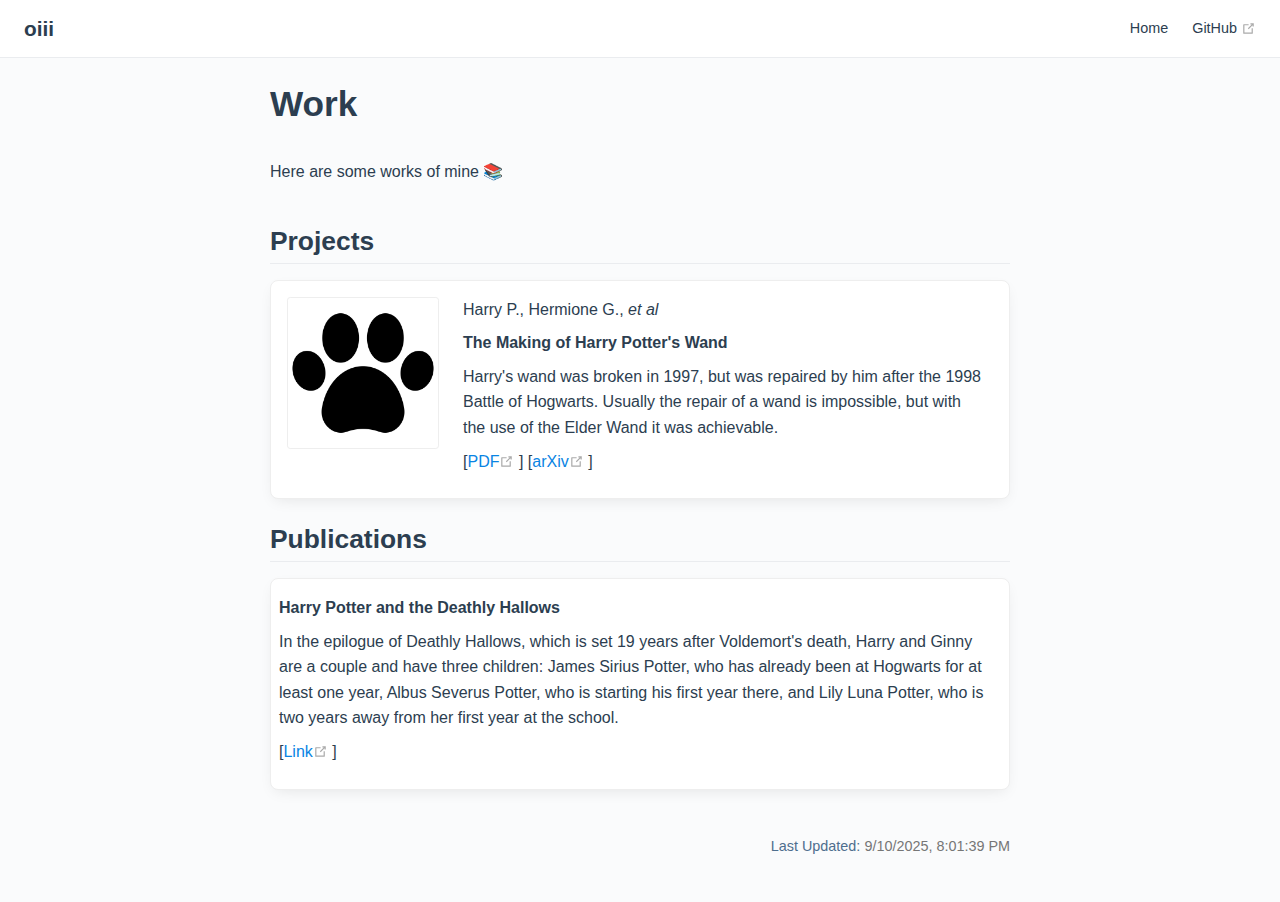
<file: projects/index.html>
<!DOCTYPE html>
<html lang="en-US">
  <head>
    <meta charset="utf-8">
    <meta name="viewport" content="width=device-width,initial-scale=1">
    <title>Work | oiii</title>
    <meta name="generator" content="VuePress 1.9.10">
    <link rel="icon" href="/logo.png">
    <meta name="description" content="The description of the site.">
    
    <link rel="preload" href="/assets/css/0.styles.dfb1a879.css" as="style"><link rel="preload" href="/assets/js/app.951275c0.js" as="script"><link rel="preload" href="/assets/js/2.abd00bac.js" as="script"><link rel="preload" href="/assets/js/1.77ff0ce4.js" as="script"><link rel="preload" href="/assets/js/26.13834775.js" as="script"><link rel="preload" href="/assets/js/21.ebdb6d13.js" as="script"><link rel="prefetch" href="/assets/js/10.79c5f6bf.js"><link rel="prefetch" href="/assets/js/11.049b9253.js"><link rel="prefetch" href="/assets/js/12.318a0f2c.js"><link rel="prefetch" href="/assets/js/13.720aac23.js"><link rel="prefetch" href="/assets/js/14.acda7471.js"><link rel="prefetch" href="/assets/js/15.fc6a7338.js"><link rel="prefetch" href="/assets/js/16.9598f2e5.js"><link rel="prefetch" href="/assets/js/17.12c7f669.js"><link rel="prefetch" href="/assets/js/18.1198418d.js"><link rel="prefetch" href="/assets/js/19.e780f787.js"><link rel="prefetch" href="/assets/js/20.412c8158.js"><link rel="prefetch" href="/assets/js/22.c8d7328b.js"><link rel="prefetch" href="/assets/js/23.e42a74dd.js"><link rel="prefetch" href="/assets/js/24.f2b94814.js"><link rel="prefetch" href="/assets/js/25.d87bf416.js"><link rel="prefetch" href="/assets/js/27.47a9df92.js"><link rel="prefetch" href="/assets/js/28.317a04c5.js"><link rel="prefetch" href="/assets/js/29.b3675a20.js"><link rel="prefetch" href="/assets/js/3.da4f016b.js"><link rel="prefetch" href="/assets/js/30.60654e9b.js"><link rel="prefetch" href="/assets/js/31.33ddd26a.js"><link rel="prefetch" href="/assets/js/32.5abcd86e.js"><link rel="prefetch" href="/assets/js/4.8c932e17.js"><link rel="prefetch" href="/assets/js/5.3123bb7b.js"><link rel="prefetch" href="/assets/js/6.8183c6e5.js"><link rel="prefetch" href="/assets/js/7.fda0aa72.js"><link rel="prefetch" href="/assets/js/vendors~docsearch.3e337192.js">
    <link rel="stylesheet" href="/assets/css/0.styles.dfb1a879.css">
  </head>
  <body>
    <div id="app" data-server-rendered="true"><div class="theme-container no-sidebar projects-page"><header class="navbar"><div class="sidebar-button"><svg xmlns="http://www.w3.org/2000/svg" aria-hidden="true" role="img" viewBox="0 0 448 512" class="icon"><path fill="currentColor" d="M436 124H12c-6.627 0-12-5.373-12-12V80c0-6.627 5.373-12 12-12h424c6.627 0 12 5.373 12 12v32c0 6.627-5.373 12-12 12zm0 160H12c-6.627 0-12-5.373-12-12v-32c0-6.627 5.373-12 12-12h424c6.627 0 12 5.373 12 12v32c0 6.627-5.373 12-12 12zm0 160H12c-6.627 0-12-5.373-12-12v-32c0-6.627 5.373-12 12-12h424c6.627 0 12 5.373 12 12v32c0 6.627-5.373 12-12 12z"></path></svg></div> <a href="/" class="home-link router-link-active"><!----> <span class="site-name">oiii</span></a> <div class="links"><!----> <nav class="nav-links can-hide"><div class="nav-item"><a href="/" class="nav-link">
  Home
</a></div><div class="nav-item"><a href="https://github.com/oiiiwjh" target="_blank" rel="noopener noreferrer" class="nav-link external">
  GitHub
  <span><svg xmlns="http://www.w3.org/2000/svg" aria-hidden="true" focusable="false" x="0px" y="0px" viewBox="0 0 100 100" width="15" height="15" class="icon outbound"><path fill="currentColor" d="M18.8,85.1h56l0,0c2.2,0,4-1.8,4-4v-32h-8v28h-48v-48h28v-8h-32l0,0c-2.2,0-4,1.8-4,4v56C14.8,83.3,16.6,85.1,18.8,85.1z"></path> <polygon fill="currentColor" points="45.7,48.7 51.3,54.3 77.2,28.5 77.2,37.2 85.2,37.2 85.2,14.9 62.8,14.9 62.8,22.9 71.5,22.9"></polygon></svg> <span class="sr-only">(opens new window)</span></span></a></div> <!----></nav></div></header> <div class="sidebar-mask"></div> <aside class="sidebar"><nav class="nav-links"><div class="nav-item"><a href="/" class="nav-link">
  Home
</a></div><div class="nav-item"><a href="https://github.com/oiiiwjh" target="_blank" rel="noopener noreferrer" class="nav-link external">
  GitHub
  <span><svg xmlns="http://www.w3.org/2000/svg" aria-hidden="true" focusable="false" x="0px" y="0px" viewBox="0 0 100 100" width="15" height="15" class="icon outbound"><path fill="currentColor" d="M18.8,85.1h56l0,0c2.2,0,4-1.8,4-4v-32h-8v28h-48v-48h28v-8h-32l0,0c-2.2,0-4,1.8-4,4v56C14.8,83.3,16.6,85.1,18.8,85.1z"></path> <polygon fill="currentColor" points="45.7,48.7 51.3,54.3 77.2,28.5 77.2,37.2 85.2,37.2 85.2,14.9 62.8,14.9 62.8,22.9 71.5,22.9"></polygon></svg> <span class="sr-only">(opens new window)</span></span></a></div> <!----></nav>  <!----> </aside> <main class="page"> <div class="theme-default-content content__default"><h1 id="work">Work</h1> <p>Here are some works of mine 📚</p> <h2 id="projects">Projects</h2> <div class="md-card show-border"><div class="card-image"><img src="/logo.png" alt class="project-image"></div> <div class="card-content"><p>Harry P., Hermione G., <em>et al</em></p> <p><strong>The Making of Harry Potter's Wand</strong></p> <p>Harry's wand was broken in 1997, but was repaired by him after the 1998 Battle of Hogwarts. Usually the repair of a wand is impossible, but with the use of the Elder Wand it was achievable.</p> <p>[<a href="https://www.google.com" target="_blank" rel="noopener noreferrer">PDF<span><svg xmlns="http://www.w3.org/2000/svg" aria-hidden="true" focusable="false" x="0px" y="0px" viewBox="0 0 100 100" width="15" height="15" class="icon outbound"><path fill="currentColor" d="M18.8,85.1h56l0,0c2.2,0,4-1.8,4-4v-32h-8v28h-48v-48h28v-8h-32l0,0c-2.2,0-4,1.8-4,4v56C14.8,83.3,16.6,85.1,18.8,85.1z"></path> <polygon fill="currentColor" points="45.7,48.7 51.3,54.3 77.2,28.5 77.2,37.2 85.2,37.2 85.2,14.9 62.8,14.9 62.8,22.9 71.5,22.9"></polygon></svg> <span class="sr-only">(opens new window)</span></span></a>] [<a href="https://arxiv.org" target="_blank" rel="noopener noreferrer">arXiv<span><svg xmlns="http://www.w3.org/2000/svg" aria-hidden="true" focusable="false" x="0px" y="0px" viewBox="0 0 100 100" width="15" height="15" class="icon outbound"><path fill="currentColor" d="M18.8,85.1h56l0,0c2.2,0,4-1.8,4-4v-32h-8v28h-48v-48h28v-8h-32l0,0c-2.2,0-4,1.8-4,4v56C14.8,83.3,16.6,85.1,18.8,85.1z"></path> <polygon fill="currentColor" points="45.7,48.7 51.3,54.3 77.2,28.5 77.2,37.2 85.2,37.2 85.2,14.9 62.8,14.9 62.8,22.9 71.5,22.9"></polygon></svg> <span class="sr-only">(opens new window)</span></span></a>]</p></div></div> <h2 id="publications">Publications</h2> <div class="md-card show-border"><!----> <div class="card-content"><p><strong>Harry Potter and the Deathly Hallows</strong></p> <p>In the epilogue of Deathly Hallows, which is set 19 years after Voldemort's death, Harry and Ginny are a couple and have three children: James Sirius Potter, who has already been at Hogwarts for at least one year, Albus Severus Potter, who is starting his first year there, and Lily Luna Potter, who is two years away from her first year at the school.</p> <p>[<a href="https://www.google.com" target="_blank" rel="noopener noreferrer">Link<span><svg xmlns="http://www.w3.org/2000/svg" aria-hidden="true" focusable="false" x="0px" y="0px" viewBox="0 0 100 100" width="15" height="15" class="icon outbound"><path fill="currentColor" d="M18.8,85.1h56l0,0c2.2,0,4-1.8,4-4v-32h-8v28h-48v-48h28v-8h-32l0,0c-2.2,0-4,1.8-4,4v56C14.8,83.3,16.6,85.1,18.8,85.1z"></path> <polygon fill="currentColor" points="45.7,48.7 51.3,54.3 77.2,28.5 77.2,37.2 85.2,37.2 85.2,14.9 62.8,14.9 62.8,22.9 71.5,22.9"></polygon></svg> <span class="sr-only">(opens new window)</span></span></a>]</p></div></div></div> <footer class="page-edit"><!----> <div class="last-updated"><span class="prefix">Last Updated:</span> <span class="time">9/10/2025, 8:01:39 PM</span></div></footer> <!----> </main></div><div class="global-ui"></div></div>
    <script src="/assets/js/app.951275c0.js" defer></script><script src="/assets/js/2.abd00bac.js" defer></script><script src="/assets/js/1.77ff0ce4.js" defer></script><script src="/assets/js/26.13834775.js" defer></script><script src="/assets/js/21.ebdb6d13.js" defer></script>
  </body>
</html>
</file>
<file: assets/css/0.styles.dfb1a879.css>
code[class*=language-],pre[class*=language-]{color:#ccc;background:none;font-family:Consolas,Monaco,Andale Mono,Ubuntu Mono,monospace;font-size:1em;text-align:left;white-space:pre;word-spacing:normal;word-break:normal;word-wrap:normal;line-height:1.5;-moz-tab-size:4;-o-tab-size:4;tab-size:4;hyphens:none}pre[class*=language-]{padding:1em;margin:.5em 0;overflow:auto}:not(pre)>code[class*=language-],pre[class*=language-]{background:#2d2d2d}:not(pre)>code[class*=language-]{padding:.1em;border-radius:.3em;white-space:normal}.token.block-comment,.token.cdata,.token.comment,.token.doctype,.token.prolog{color:#999}.token.punctuation{color:#ccc}.token.attr-name,.token.deleted,.token.namespace,.token.tag{color:#e2777a}.token.function-name{color:#6196cc}.token.boolean,.token.function,.token.number{color:#f08d49}.token.class-name,.token.constant,.token.property,.token.symbol{color:#f8c555}.token.atrule,.token.builtin,.token.important,.token.keyword,.token.selector{color:#cc99cd}.token.attr-value,.token.char,.token.regex,.token.string,.token.variable{color:#7ec699}.token.entity,.token.operator,.token.url{color:#67cdcc}.token.bold,.token.important{font-weight:700}.token.italic{font-style:italic}.token.entity{cursor:help}.token.inserted{color:green}.theme-default-content code{color:#476582;padding:.25rem .5rem;margin:0;font-size:.85em;background-color:rgba(27,31,35,.05);border-radius:3px}.theme-default-content code .token.deleted{color:#ec5975}.theme-default-content code .token.inserted{color:#0984e3}.theme-default-content pre,.theme-default-content pre[class*=language-]{line-height:1.4;padding:1.25rem 1.5rem;margin:.85rem 0;background-color:#282c34;border-radius:6px;overflow:auto}.theme-default-content pre[class*=language-] code,.theme-default-content pre code{color:#fff;padding:0;background-color:transparent;border-radius:0}div[class*=language-]{position:relative;background-color:#282c34;border-radius:6px}div[class*=language-] .highlight-lines{-webkit-user-select:none;user-select:none;padding-top:1.3rem;position:absolute;top:0;left:0;width:100%;line-height:1.4}div[class*=language-] .highlight-lines .highlighted{background-color:rgba(0,0,0,.66)}div[class*=language-] pre,div[class*=language-] pre[class*=language-]{background:transparent;position:relative;z-index:1}div[class*=language-]:before{position:absolute;z-index:3;top:.8em;right:1em;font-size:.75rem;color:hsla(0,0%,100%,.4)}div[class*=language-]:not(.line-numbers-mode) .line-numbers-wrapper{display:none}div[class*=language-].line-numbers-mode .highlight-lines .highlighted{position:relative}div[class*=language-].line-numbers-mode .highlight-lines .highlighted:before{content:" ";position:absolute;z-index:3;left:0;top:0;display:block;width:3.5rem;height:100%;background-color:rgba(0,0,0,.66)}div[class*=language-].line-numbers-mode pre{padding-left:4.5rem;vertical-align:middle}div[class*=language-].line-numbers-mode .line-numbers-wrapper{position:absolute;top:0;width:3.5rem;text-align:center;color:hsla(0,0%,100%,.3);padding:1.25rem 0;line-height:1.4}div[class*=language-].line-numbers-mode .line-numbers-wrapper br{-webkit-user-select:none;user-select:none}div[class*=language-].line-numbers-mode .line-numbers-wrapper .line-number{position:relative;z-index:4;-webkit-user-select:none;user-select:none;font-size:.85em}div[class*=language-].line-numbers-mode:after{content:"";position:absolute;z-index:2;top:0;left:0;width:3.5rem;height:100%;border-radius:6px 0 0 6px;border-right:1px solid rgba(0,0,0,.66);background-color:#282c34}div[class~=language-js]:before{content:"js"}div[class~=language-ts]:before{content:"ts"}div[class~=language-html]:before{content:"html"}div[class~=language-md]:before{content:"md"}div[class~=language-vue]:before{content:"vue"}div[class~=language-css]:before{content:"css"}div[class~=language-sass]:before{content:"sass"}div[class~=language-scss]:before{content:"scss"}div[class~=language-less]:before{content:"less"}div[class~=language-stylus]:before{content:"stylus"}div[class~=language-go]:before{content:"go"}div[class~=language-java]:before{content:"java"}div[class~=language-c]:before{content:"c"}div[class~=language-sh]:before{content:"sh"}div[class~=language-yaml]:before{content:"yaml"}div[class~=language-py]:before{content:"py"}div[class~=language-docker]:before{content:"docker"}div[class~=language-dockerfile]:before{content:"dockerfile"}div[class~=language-makefile]:before{content:"makefile"}div[class~=language-javascript]:before{content:"js"}div[class~=language-typescript]:before{content:"ts"}div[class~=language-markup]:before{content:"html"}div[class~=language-markdown]:before{content:"md"}div[class~=language-json]:before{content:"json"}div[class~=language-ruby]:before{content:"rb"}div[class~=language-python]:before{content:"py"}div[class~=language-bash]:before{content:"sh"}div[class~=language-php]:before{content:"php"}.custom-block .custom-block-title{font-weight:600;margin-bottom:-.4rem}.custom-block.danger,.custom-block.tip,.custom-block.warning{padding:.1rem 1.5rem;border-left-width:.5rem;border-left-style:solid;margin:1rem 0}.custom-block.tip{background-color:#f3f5f7;border-color:#42b983}.custom-block.warning{background-color:rgba(255,229,100,.3);border-color:#e7c000;color:#6b5900}.custom-block.warning .custom-block-title{color:#b29400}.custom-block.warning a{color:#2c3e50}.custom-block.danger{background-color:#ffe6e6;border-color:#c00;color:#4d0000}.custom-block.danger .custom-block-title{color:#900}.custom-block.danger a{color:#2c3e50}.custom-block.details{display:block;position:relative;border-radius:2px;margin:1.6em 0;padding:1.6em;background-color:#eee}.custom-block.details h4{margin-top:0}.custom-block.details figure:last-child,.custom-block.details p:last-child{margin-bottom:0;padding-bottom:0}.custom-block.details summary{outline:none;cursor:pointer}.arrow{display:inline-block;width:0;height:0}.arrow.up{border-bottom:6px solid #ccc}.arrow.down,.arrow.up{border-left:4px solid transparent;border-right:4px solid transparent}.arrow.down{border-top:6px solid #ccc}.arrow.right{border-left:6px solid #ccc}.arrow.left,.arrow.right{border-top:4px solid transparent;border-bottom:4px solid transparent}.arrow.left{border-right:6px solid #ccc}.theme-default-content:not(.custom){max-width:740px;margin:0 auto;padding:2rem 2.5rem}@media (max-width:959px){.theme-default-content:not(.custom){padding:2rem}}@media (max-width:419px){.theme-default-content:not(.custom){padding:1.5rem}}.table-of-contents .badge{vertical-align:middle}body,html{padding:0;margin:0;background-color:#fff}body{font-family:-apple-system,BlinkMacSystemFont,Segoe UI,Roboto,Oxygen,Ubuntu,Cantarell,Fira Sans,Droid Sans,Helvetica Neue,sans-serif;-webkit-font-smoothing:antialiased;-moz-osx-font-smoothing:grayscale;font-size:16px;color:#2c3e50}.page{padding-left:20rem}.navbar{z-index:20;right:0;height:3.6rem;background-color:#fff;box-sizing:border-box;border-bottom:1px solid #eaecef}.navbar,.sidebar-mask{position:fixed;top:0;left:0}.sidebar-mask{z-index:9;width:100vw;height:100vh;display:none}.sidebar{font-size:16px;background-color:#fff;width:20rem;position:fixed;z-index:10;margin:0;top:3.6rem;left:0;bottom:0;box-sizing:border-box;border-right:1px solid #eaecef;overflow-y:auto}.theme-default-content:not(.custom)>:first-child{margin-top:3.6rem}.theme-default-content:not(.custom) a:hover{text-decoration:underline}.theme-default-content:not(.custom) p.demo{padding:1rem 1.5rem;border:1px solid #ddd;border-radius:4px}.theme-default-content:not(.custom) img{max-width:100%}.theme-default-content.custom{padding:0;margin:0}.theme-default-content.custom img{max-width:100%}a{font-weight:500;text-decoration:none}a,p a code{color:#0984e3}p a code{font-weight:400}kbd{background:#eee;border:.15rem solid #ddd;border-bottom:.25rem solid #ddd;border-radius:.15rem;padding:0 .15em}blockquote{font-size:1rem;color:#999;border-left:.2rem solid #dfe2e5;margin:1rem 0;padding:.25rem 0 .25rem 1rem}blockquote>p{margin:0}ol,ul{padding-left:1.2em}strong{font-weight:600}h1,h2,h3,h4,h5,h6{font-weight:600;line-height:1.25}.theme-default-content:not(.custom)>h1,.theme-default-content:not(.custom)>h2,.theme-default-content:not(.custom)>h3,.theme-default-content:not(.custom)>h4,.theme-default-content:not(.custom)>h5,.theme-default-content:not(.custom)>h6{margin-top:-3.1rem;padding-top:4.6rem;margin-bottom:0}.theme-default-content:not(.custom)>h1:first-child,.theme-default-content:not(.custom)>h2:first-child,.theme-default-content:not(.custom)>h3:first-child,.theme-default-content:not(.custom)>h4:first-child,.theme-default-content:not(.custom)>h5:first-child,.theme-default-content:not(.custom)>h6:first-child{margin-top:-1.5rem;margin-bottom:1rem}.theme-default-content:not(.custom)>h1:first-child+.custom-block,.theme-default-content:not(.custom)>h1:first-child+p,.theme-default-content:not(.custom)>h1:first-child+pre,.theme-default-content:not(.custom)>h2:first-child+.custom-block,.theme-default-content:not(.custom)>h2:first-child+p,.theme-default-content:not(.custom)>h2:first-child+pre,.theme-default-content:not(.custom)>h3:first-child+.custom-block,.theme-default-content:not(.custom)>h3:first-child+p,.theme-default-content:not(.custom)>h3:first-child+pre,.theme-default-content:not(.custom)>h4:first-child+.custom-block,.theme-default-content:not(.custom)>h4:first-child+p,.theme-default-content:not(.custom)>h4:first-child+pre,.theme-default-content:not(.custom)>h5:first-child+.custom-block,.theme-default-content:not(.custom)>h5:first-child+p,.theme-default-content:not(.custom)>h5:first-child+pre,.theme-default-content:not(.custom)>h6:first-child+.custom-block,.theme-default-content:not(.custom)>h6:first-child+p,.theme-default-content:not(.custom)>h6:first-child+pre{margin-top:2rem}h1:focus .header-anchor,h1:hover .header-anchor,h2:focus .header-anchor,h2:hover .header-anchor,h3:focus .header-anchor,h3:hover .header-anchor,h4:focus .header-anchor,h4:hover .header-anchor,h5:focus .header-anchor,h5:hover .header-anchor,h6:focus .header-anchor,h6:hover .header-anchor{opacity:1}h1{font-size:2.2rem}h2{font-size:1.65rem;padding-bottom:.3rem;border-bottom:1px solid #eaecef}h3{font-size:1.35rem}a.header-anchor{font-size:.85em;float:left;margin-left:-.87em;padding-right:.23em;margin-top:.125em;-webkit-user-select:none;user-select:none;opacity:0}a.header-anchor:focus,a.header-anchor:hover{text-decoration:none}.line-number,code,kbd{font-family:source-code-pro,Menlo,Monaco,Consolas,Courier New,monospace}ol,p,ul{line-height:1.7}hr{border:0;border-top:1px solid #eaecef}table{border-collapse:collapse;margin:1rem 0;display:block;overflow-x:auto}tr{border-top:1px solid #dfe2e5}tr:nth-child(2n){background-color:#f6f8fa}td,th{border:1px solid #dfe2e5;padding:.6em 1em}.theme-container.sidebar-open .sidebar-mask{display:block}.theme-container.no-navbar .theme-default-content:not(.custom)>h1,.theme-container.no-navbar h2,.theme-container.no-navbar h3,.theme-container.no-navbar h4,.theme-container.no-navbar h5,.theme-container.no-navbar h6{margin-top:1.5rem;padding-top:0}.theme-container.no-navbar .sidebar{top:0}@media (min-width:720px){.theme-container.no-sidebar .sidebar{display:none}.theme-container.no-sidebar .page{padding-left:0}}@media (max-width:959px){.sidebar{font-size:15px;width:16.4rem}.page{padding-left:16.4rem}}@media (max-width:719px){.sidebar{top:0;padding-top:3.6rem;transform:translateX(-100%);transition:transform .2s ease}.page{padding-left:0}.theme-container.sidebar-open .sidebar{transform:translateX(0)}.theme-container.no-navbar .sidebar{padding-top:0}}@media (max-width:419px){h1{font-size:1.9rem}.theme-default-content div[class*=language-]{margin:.85rem -1.5rem;border-radius:0}}.icon.outbound{display:none}#nprogress{pointer-events:none}#nprogress .bar{background:#0984e3;position:fixed;z-index:1031;top:0;left:0;width:100%;height:2px}#nprogress .peg{display:block;position:absolute;right:0;width:100px;height:100%;box-shadow:0 0 10px #0984e3,0 0 5px #0984e3;opacity:1;transform:rotate(3deg) translateY(-4px)}#nprogress .spinner{display:block;position:fixed;z-index:1031;top:15px;right:15px}#nprogress .spinner-icon{width:18px;height:18px;box-sizing:border-box;border-color:#0984e3 transparent transparent #0984e3;border-style:solid;border-width:2px;border-radius:50%;animation:nprogress-spinner .4s linear infinite}.nprogress-custom-parent{overflow:hidden;position:relative}.nprogress-custom-parent #nprogress .bar,.nprogress-custom-parent #nprogress .spinner{position:absolute}@keyframes nprogress-spinner{0%{transform:rotate(0deg)}to{transform:rotate(1turn)}}.icon.outbound{color:#aaa;display:inline-block;vertical-align:middle;position:relative;top:-1px}.sr-only{position:absolute;width:1px;height:1px;padding:0;margin:-1px;overflow:hidden;clip:rect(0,0,0,0);white-space:nowrap;border-width:0}.algolia-search-wrapper>span{vertical-align:middle}.algolia-search-wrapper .algolia-autocomplete{line-height:normal}.algolia-search-wrapper .algolia-autocomplete .ds-dropdown-menu{background-color:#fff;border:1px solid #999;border-radius:4px;font-size:16px;margin:6px 0 0;padding:4px;text-align:left}.algolia-search-wrapper .algolia-autocomplete .ds-dropdown-menu:before{border-color:#999}.algolia-search-wrapper .algolia-autocomplete .ds-dropdown-menu [class*=ds-dataset-]{border:none;padding:0}.algolia-search-wrapper .algolia-autocomplete .ds-dropdown-menu .ds-suggestions{margin-top:0}.algolia-search-wrapper .algolia-autocomplete .ds-dropdown-menu .ds-suggestion{border-bottom:1px solid #eaecef}.algolia-search-wrapper .algolia-autocomplete .algolia-docsearch-suggestion--highlight{color:#2c815b}.algolia-search-wrapper .algolia-autocomplete .algolia-docsearch-suggestion{border-color:#eaecef;padding:0}.algolia-search-wrapper .algolia-autocomplete .algolia-docsearch-suggestion .algolia-docsearch-suggestion--category-header{padding:5px 10px;margin-top:0;background:#0984e3;color:#fff;font-weight:600}.algolia-search-wrapper .algolia-autocomplete .algolia-docsearch-suggestion .algolia-docsearch-suggestion--category-header .algolia-docsearch-suggestion--highlight{background:hsla(0,0%,100%,.6)}.algolia-search-wrapper .algolia-autocomplete .algolia-docsearch-suggestion .algolia-docsearch-suggestion--wrapper{padding:0}.algolia-search-wrapper .algolia-autocomplete .algolia-docsearch-suggestion .algolia-docsearch-suggestion--title{font-weight:600;margin-bottom:0;color:#2c3e50}.algolia-search-wrapper .algolia-autocomplete .algolia-docsearch-suggestion .algolia-docsearch-suggestion--subcategory-column{vertical-align:top;padding:5px 7px 5px 5px;border-color:#eaecef;background:#f1f3f5}.algolia-search-wrapper .algolia-autocomplete .algolia-docsearch-suggestion .algolia-docsearch-suggestion--subcategory-column:after{display:none}.algolia-search-wrapper .algolia-autocomplete .algolia-docsearch-suggestion .algolia-docsearch-suggestion--subcategory-column-text{color:#555}.algolia-search-wrapper .algolia-autocomplete .algolia-docsearch-footer{border-color:#eaecef}.algolia-search-wrapper .algolia-autocomplete .ds-cursor .algolia-docsearch-suggestion--content{background-color:#e7edf3!important;color:#2c3e50}@media (min-width:719px){.algolia-search-wrapper .algolia-autocomplete .algolia-docsearch-suggestion .algolia-docsearch-suggestion--subcategory-column{float:none;width:150px;min-width:150px;display:table-cell}.algolia-search-wrapper .algolia-autocomplete .algolia-docsearch-suggestion .algolia-docsearch-suggestion--content{float:none;display:table-cell;width:100%;vertical-align:top}.algolia-search-wrapper .algolia-autocomplete .algolia-docsearch-suggestion .ds-dropdown-menu{min-width:515px!important}}@media (max-width:719px){.algolia-search-wrapper .ds-dropdown-menu{min-width:calc(100vw - 4rem)!important;max-width:calc(100vw - 4rem)!important}.algolia-search-wrapper .algolia-docsearch-suggestion--wrapper{padding:5px 7px 5px 5px!important}.algolia-search-wrapper .algolia-docsearch-suggestion--subcategory-column{padding:0!important;background:#fff!important}.algolia-search-wrapper .algolia-docsearch-suggestion--subcategory-column-text:after{content:" > ";font-size:10px;line-height:14.4px;display:inline-block;width:5px;margin:-3px 3px 0;vertical-align:middle}}.home{padding:3.6rem 2rem 0;max-width:960px;margin:0 auto;display:block}.home .hero{text-align:center}.home .hero img{max-width:100%;max-height:280px;display:block;margin:3rem auto 1.5rem}.home .hero h1{font-size:3rem}.home .hero .action,.home .hero .description,.home .hero h1{margin:1.8rem auto}.home .hero .description{max-width:35rem;font-size:1.6rem;line-height:1.3;color:#6a8bad}.home .hero .action-button{display:inline-block;font-size:1.2rem;color:#fff;background-color:#0984e3;padding:.8rem 1.6rem;border-radius:4px;transition:background-color .1s ease;box-sizing:border-box;border-bottom:1px solid #0877cc}.home .hero .action-button:hover{background-color:#1292f6}.home .features{border-top:1px solid #eaecef;padding:1.2rem 0;margin-top:2.5rem;display:flex;flex-wrap:wrap;align-items:flex-start;align-content:stretch;justify-content:space-between}.home .feature{flex-grow:1;flex-basis:30%;max-width:30%}.home .feature h2{font-size:1.4rem;font-weight:500;border-bottom:none;padding-bottom:0;color:#3a5169}.home .feature p{color:#4e6e8e}.home .footer{padding:2.5rem;border-top:1px solid #eaecef;text-align:center;color:#4e6e8e}@media (max-width:719px){.home .features{flex-direction:column}.home .feature{max-width:100%;padding:0 2.5rem}}@media (max-width:419px){.home{padding-left:1.5rem;padding-right:1.5rem}.home .hero img{max-height:210px;margin:2rem auto 1.2rem}.home .hero h1{font-size:2rem}.home .hero .action,.home .hero .description,.home .hero h1{margin:1.2rem auto}.home .hero .description{font-size:1.2rem}.home .hero .action-button{font-size:1rem;padding:.6rem 1.2rem}.home .feature h2{font-size:1.25rem}}.search-box{display:inline-block;position:relative;margin-right:1rem}.search-box input{cursor:text;width:10rem;height:2rem;color:#4e6e8e;display:inline-block;border:1px solid #cfd4db;border-radius:2rem;font-size:.9rem;line-height:2rem;padding:0 .5rem 0 2rem;outline:none;transition:all .2s ease;background:#fff url(/assets/img/search.83621669.svg) .6rem .5rem no-repeat;background-size:1rem}.search-box input:focus{cursor:auto;border-color:#0984e3}.search-box .suggestions{background:#fff;width:20rem;position:absolute;top:2rem;border:1px solid #cfd4db;border-radius:6px;padding:.4rem;list-style-type:none}.search-box .suggestions.align-right{right:0}.search-box .suggestion{line-height:1.4;padding:.4rem .6rem;border-radius:4px;cursor:pointer}.search-box .suggestion a{white-space:normal;color:#5d82a6}.search-box .suggestion a .page-title{font-weight:600}.search-box .suggestion a .header{font-size:.9em;margin-left:.25em}.search-box .suggestion.focused{background-color:#f3f4f5}.search-box .suggestion.focused a{color:#0984e3}@media (max-width:959px){.search-box input{cursor:pointer;width:0;border-color:transparent;position:relative}.search-box input:focus{cursor:text;left:0;width:10rem}}@media (-ms-high-contrast:none){.search-box input{height:2rem}}@media (max-width:959px) and (min-width:719px){.search-box .suggestions{left:0}}@media (max-width:719px){.search-box{margin-right:0}.search-box input{left:1rem}.search-box .suggestions{right:0}}@media (max-width:419px){.search-box .suggestions{width:calc(100vw - 4rem)}.search-box input:focus{width:8rem}}.sidebar-button{cursor:pointer;display:none;width:1.25rem;height:1.25rem;position:absolute;padding:.6rem;top:.6rem;left:1rem}.sidebar-button .icon{display:block;width:1.25rem;height:1.25rem}@media (max-width:719px){.sidebar-button{display:block}}.dropdown-enter,.dropdown-leave-to{height:0!important}.badge[data-v-15b7b770]{display:inline-block;font-size:14px;height:18px;line-height:18px;border-radius:3px;padding:0 6px;color:#fff}.badge.green[data-v-15b7b770],.badge.tip[data-v-15b7b770],.badge[data-v-15b7b770]{background-color:#42b983}.badge.error[data-v-15b7b770]{background-color:#da5961}.badge.warn[data-v-15b7b770],.badge.warning[data-v-15b7b770],.badge.yellow[data-v-15b7b770]{background-color:#e7c000}.badge+.badge[data-v-15b7b770]{margin-left:5px}.theme-code-block[data-v-759a7d02]{display:none}.theme-code-block__active[data-v-759a7d02]{display:block}.theme-code-block>pre[data-v-759a7d02]{background-color:orange}.theme-code-group__nav[data-v-deefee04]{margin-bottom:-35px;background-color:#282c34;padding-bottom:22px;border-top-left-radius:6px;border-top-right-radius:6px;padding-left:10px;padding-top:10px}.theme-code-group__ul[data-v-deefee04]{margin:auto 0;padding-left:0;display:inline-flex;list-style:none}.theme-code-group__nav-tab[data-v-deefee04]{border:0;padding:5px;cursor:pointer;background-color:transparent;font-size:.85em;line-height:1.4;color:hsla(0,0%,100%,.9);font-weight:600}.theme-code-group__nav-tab-active[data-v-deefee04]{border-bottom:1px solid #42b983}.pre-blank[data-v-deefee04]{color:#42b983}.theme-container.home-page .page{font-size:16px;font-family:Georgia,Times New Roman,Songti SC,"Noto Serif","serif"}.theme-container.home-page .page ol,.theme-container.home-page .page p,.theme-container.home-page .page ul{margin:0 0 .75rem;line-height:1.6}.theme-container.home-page .page a{font-weight:400;-webkit-text-decoration:none;text-decoration:none;color:#e88a3d;transition:color .2s}.theme-container.home-page .page .theme-default-content:not(.custom)>h2{margin:0 0 .5rem;padding-top:3rem;font-size:1.5rem;color:#2c3e50;border-bottom:1px solid #eee;padding-bottom:.3rem}.theme-container.home-page .page .theme-default-content:not(.custom)>h2:first-child+p{margin-top:.5rem}.theme-container.home-page .page .theme-default-content:not(.custom)>h3{padding-top:2rem;margin:1.5rem 0 .75rem;font-size:1.25rem;color:#34495e}.theme-container.home-page .page .theme-default-content:not(.custom)>h2+ol,.theme-container.home-page .page .theme-default-content:not(.custom)>h2+p,.theme-container.home-page .page .theme-default-content:not(.custom)>h2+ul{margin-top:.8rem;margin-bottom:1.2rem}.theme-container.home-page .page .md-card{display:flex;align-items:stretch;margin-top:.2em;padding:.4rem;border-radius:6px;transition:all .3s ease}.theme-container.home-page .page .md-card:hover{box-shadow:0 4px 12px rgba(0,0,0,.08)}.theme-container.home-page .page .md-card .card-image{flex:0 0 auto;padding:.2rem;margin-right:2rem;display:flex;align-items:center;justify-content:center}.theme-container.home-page .page .md-card .card-image img{max-width:120px;max-height:120px;-o-object-fit:contain;object-fit:contain;border-radius:4px}.theme-container.home-page .page .md-card .card-content{flex:1 1 auto;display:flex;flex-direction:column;padding-top:1.4rem;padding-left:2.1rem}.theme-container.home-page .page .md-card .card-content p{-webkit-margin-after:.2em;margin-bottom:.5rem}.theme-container.home-page .page .-camdrd:not(:has(.card-image)){padding-left:.5rem}@media (max-width:719px){.theme-container.home-page .page .theme-default-content:not(.custom)>h2{padding-top:2rem;font-size:1.35rem}.theme-container.home-page .page .theme-default-content:not(.custom)>h3{padding-top:1.5rem;font-size:1.15rem}.theme-container.home-page .page .theme-container.home-page .page .md-card{flex-direction:column}.theme-container.home-page .page .theme-container.home-page .page .md-card .card-image{margin-right:0;margin-bottom:.8rem}.theme-container.home-page .page .theme-container.home-page .page .md-card .card-image img{width:100%;max-width:400px}}.theme-container.about-page .page{background-color:#e6ecf0;min-height:100vh}.theme-container.about-page .page .last-updated{display:none}.projects-page{background-color:#fafbfc}.about-card{width:100%;display:flex;flex-direction:column;align-items:center}.about-card .avatar{position:relative;z-index:1}.about-card .avatar img{display:block;width:100%;height:auto;max-width:150px;border-radius:500rem}.about-card .card{max-width:600px;width:100%;position:relative;top:-75px;padding-top:75px;margin-left:auto;margin-right:auto;background:#fff;box-shadow:0 4px 8px 0 rgba(0,0,0,.2);border-radius:.3rem;text-align:center}.about-card .card .bio{padding:1em}.about-card .card .bio .head{font-weight:700;font-size:1.3em}.about-card .card .bio .info{padding-top:.5rem;font-size:1em;color:rgba(0,0,0,.4)}.about-card .card .bio .description{text-align:justify}.about-card .card .bio .description p{padding:.8em .5em 0;line-height:normal;-webkit-margin-before:0;-webkit-margin-after:0}.about-card .card .bio .description p a{font-weight:400}.about-card .card .interests{padding:1em 1.5em;border-top:1px solid rgba(34,36,38,.1)}.about-card .card .socials{border-top:1px solid rgba(34,36,38,.1);display:flex;flex-direction:row;justify-content:center;flex-wrap:wrap}.about-card .card .socials img{width:32px;margin:1em;cursor:pointer}.about-card .card .actions{border-top:1px solid rgba(34,36,38,.1);display:flex;flex-direction:row;justify-content:center;flex-wrap:wrap}.about-card .card .actions .button{background-color:#b53471;border:none;border-radius:.3em;color:#fff;padding:.5em 1em;margin:1em .5em;font-size:1rem;font-family:inherit;font-weight:400;text-align:center;text-decoration:none;display:inline-block;transition-duration:.4s;cursor:pointer}.about-card .card .actions .button:hover{background-color:#34495e}.about-card .footer{padding:1rem;font-weight:200;font-size:1rem;text-align:center;color:#9fa9aa;margin-top:auto}.profile{display:flex;flex-direction:row;align-items:stretch}.profile .image{max-width:120px}.profile .image img{border-radius:50%;padding:2px;border:1px solid #f2f3f3}.profile .info{display:flex;flex:1 1;flex-direction:column;padding-left:3rem}.profile .info .name{font-size:1.85rem;font-weight:600}.profile .info .socials{display:flex;flex-direction:row}.profile .info .socials img{width:1.3rem;margin:0 .6rem 0 0;cursor:pointer}.profile .info .socials b{margin-left:1rem}.profile .info .contact .title{font-size:1.2rem;font-weight:400}.profile .info .contact .email{font-family:Courier New,Courier,monospace}@media (max-width:419px){.profile .image{max-width:100px}}.md-card{background-color:#fff;margin-top:1em;display:flex;flex-direction:row;align-items:stretch;min-height:150px}.md-card .card-image{display:flex;align-items:center;padding:.5rem;flex-shrink:0}.md-card .card-image .project-image{max-width:150px;max-height:150px;width:100%;border:1px solid #eee;border-radius:.2rem;-o-object-fit:contain;object-fit:contain;transition:all .3s ease}.md-card .card-content{padding:.5rem 1rem;flex-grow:1;display:flex;flex-direction:column}.md-card .card-content p{line-height:1.6;-webkit-margin-before:0;-webkit-margin-after:.5em}.md-card .card-content blockquote{font-size:1rem;margin:.5rem 0}.md-card.show-border{border:1px solid #eee;border-radius:.5rem;box-shadow:0 5px 15px -5px rgba(0,0,0,.1);padding:.5rem}.md-card:has(.card-content){align-items:flex-start}.md-card:not(:has(.card-image)) .card-content{padding-left:0}@media (max-width:419px){.md-card{display:flex;flex-direction:column;margin:1rem -.5rem;padding:.5rem;box-sizing:border-box}.md-card .card-image{justify-content:center;margin-bottom:.5rem}.md-card .card-image .project-image{width:auto;max-width:100%;height:auto}.md-card .card-content pre{margin:0;border-radius:6px}}.searchbox{display:inline-block;position:relative;width:200px;height:32px!important;white-space:nowrap;box-sizing:border-box;visibility:visible!important}.searchbox .algolia-autocomplete{display:block;width:100%;height:100%}.searchbox__wrapper{width:100%;height:100%;z-index:999;position:relative}.searchbox__input{display:inline-block;box-sizing:border-box;transition:box-shadow .4s ease,background .4s ease;border:0;border-radius:16px;box-shadow:inset 0 0 0 1px #ccc;background:#fff!important;padding:0 26px 0 32px;width:100%;height:100%;vertical-align:middle;white-space:normal;font-size:12px;-webkit-appearance:none;-moz-appearance:none;appearance:none}.searchbox__input::-webkit-search-cancel-button,.searchbox__input::-webkit-search-decoration,.searchbox__input::-webkit-search-results-button,.searchbox__input::-webkit-search-results-decoration{display:none}.searchbox__input:hover{box-shadow:inset 0 0 0 1px #b3b3b3}.searchbox__input:active,.searchbox__input:focus{outline:0;box-shadow:inset 0 0 0 1px #aaa;background:#fff}.searchbox__input::-moz-placeholder{color:#aaa}.searchbox__input::placeholder{color:#aaa}.searchbox__submit{position:absolute;top:0;margin:0;border:0;border-radius:16px 0 0 16px;background-color:rgba(69,142,225,0);padding:0;width:32px;height:100%;vertical-align:middle;text-align:center;font-size:inherit;-webkit-user-select:none;-moz-user-select:none;user-select:none;right:inherit;left:0}.searchbox__submit:before{display:inline-block;margin-right:-4px;height:100%;vertical-align:middle;content:""}.searchbox__submit:active,.searchbox__submit:hover{cursor:pointer}.searchbox__submit:focus{outline:0}.searchbox__submit svg{width:14px;height:14px;vertical-align:middle;fill:#6d7e96}.searchbox__reset{display:block;position:absolute;top:8px;right:8px;margin:0;border:0;background:none;cursor:pointer;padding:0;font-size:inherit;-webkit-user-select:none;-moz-user-select:none;user-select:none;fill:rgba(0,0,0,.5)}.searchbox__reset.hide{display:none}.searchbox__reset:focus{outline:0}.searchbox__reset svg{display:block;margin:4px;width:8px;height:8px}.searchbox__input:valid~.searchbox__reset{display:block;animation-name:sbx-reset-in;animation-duration:.15s}@keyframes sbx-reset-in{0%{transform:translate3d(-20%,0,0);opacity:0}to{transform:none;opacity:1}}.algolia-autocomplete.algolia-autocomplete-right .ds-dropdown-menu{right:0!important;left:inherit!important}.algolia-autocomplete.algolia-autocomplete-right .ds-dropdown-menu:before{right:48px}.algolia-autocomplete.algolia-autocomplete-left .ds-dropdown-menu{left:0!important;right:inherit!important}.algolia-autocomplete.algolia-autocomplete-left .ds-dropdown-menu:before{left:48px}.algolia-autocomplete .ds-dropdown-menu{top:-6px;border-radius:4px;margin:6px 0 0;padding:0;text-align:left;height:auto;position:relative;background:transparent;border:none;z-index:999;max-width:600px;min-width:500px;box-shadow:0 1px 0 0 rgba(0,0,0,.2),0 2px 3px 0 rgba(0,0,0,.1)}.algolia-autocomplete .ds-dropdown-menu:before{display:block;position:absolute;content:"";width:14px;height:14px;background:#fff;z-index:1000;top:-7px;border-top:1px solid #d9d9d9;border-right:1px solid #d9d9d9;transform:rotate(-45deg);border-radius:2px}.algolia-autocomplete .ds-dropdown-menu .ds-suggestions{position:relative;z-index:1000;margin-top:8px}.algolia-autocomplete .ds-dropdown-menu .ds-suggestions a:hover{text-decoration:none}.algolia-autocomplete .ds-dropdown-menu .ds-suggestion{cursor:pointer}.algolia-autocomplete .ds-dropdown-menu .ds-suggestion.ds-cursor .algolia-docsearch-suggestion.suggestion-layout-simple,.algolia-autocomplete .ds-dropdown-menu .ds-suggestion.ds-cursor .algolia-docsearch-suggestion:not(.suggestion-layout-simple) .algolia-docsearch-suggestion--content{background-color:rgba(69,142,225,.05)}.algolia-autocomplete .ds-dropdown-menu [class^=ds-dataset-]{position:relative;border:1px solid #d9d9d9;background:#fff;border-radius:4px;overflow:auto;padding:0 8px 8px}.algolia-autocomplete .ds-dropdown-menu *{box-sizing:border-box}.algolia-autocomplete .algolia-docsearch-suggestion{display:block;position:relative;padding:0 8px;background:#fff;color:#02060c;overflow:hidden}.algolia-autocomplete .algolia-docsearch-suggestion--highlight{color:#174d8c;background:rgba(143,187,237,.1);padding:.1em .05em}.algolia-autocomplete .algolia-docsearch-suggestion--category-header .algolia-docsearch-suggestion--category-header-lvl0 .algolia-docsearch-suggestion--highlight,.algolia-autocomplete .algolia-docsearch-suggestion--category-header .algolia-docsearch-suggestion--category-header-lvl1 .algolia-docsearch-suggestion--highlight,.algolia-autocomplete .algolia-docsearch-suggestion--text .algolia-docsearch-suggestion--highlight{padding:0 0 1px;background:inherit;box-shadow:inset 0 -2px 0 0 rgba(69,142,225,.8);color:inherit}.algolia-autocomplete .algolia-docsearch-suggestion--content{display:block;float:right;width:70%;position:relative;padding:5.33333px 0 5.33333px 10.66667px;cursor:pointer}.algolia-autocomplete .algolia-docsearch-suggestion--content:before{content:"";position:absolute;display:block;top:0;height:100%;width:1px;background:#ddd;left:-1px}.algolia-autocomplete .algolia-docsearch-suggestion--category-header{position:relative;border-bottom:1px solid #ddd;display:none;margin-top:8px;padding:4px 0;font-size:1em;color:#33363d}.algolia-autocomplete .algolia-docsearch-suggestion--wrapper{width:100%;float:left;padding:8px 0 0}.algolia-autocomplete .algolia-docsearch-suggestion--subcategory-column{float:left;width:30%;text-align:right;position:relative;padding:5.33333px 10.66667px;color:#a4a7ae;font-size:.9em;word-wrap:break-word}.algolia-autocomplete .algolia-docsearch-suggestion--subcategory-column:before{content:"";position:absolute;display:block;top:0;height:100%;width:1px;background:#ddd;right:0}.algolia-autocomplete .algolia-docsearch-suggestion--subcategory-inline{display:none}.algolia-autocomplete .algolia-docsearch-suggestion--title{margin-bottom:4px;color:#02060c;font-size:.9em;font-weight:700}.algolia-autocomplete .algolia-docsearch-suggestion--text{display:block;line-height:1.2em;font-size:.85em;color:#63676d}.algolia-autocomplete .algolia-docsearch-suggestion--no-results{width:100%;padding:8px 0;text-align:center;font-size:1.2em}.algolia-autocomplete .algolia-docsearch-suggestion--no-results:before{display:none}.algolia-autocomplete .algolia-docsearch-suggestion code{padding:1px 5px;font-size:90%;border:none;color:#222;background-color:#ebebeb;border-radius:3px;font-family:Menlo,Monaco,Consolas,Courier New,monospace}.algolia-autocomplete .algolia-docsearch-suggestion code .algolia-docsearch-suggestion--highlight{background:none}.algolia-autocomplete .algolia-docsearch-suggestion.algolia-docsearch-suggestion__main .algolia-docsearch-suggestion--category-header,.algolia-autocomplete .algolia-docsearch-suggestion.algolia-docsearch-suggestion__secondary{display:block}@media (min-width:768px){.algolia-autocomplete .algolia-docsearch-suggestion .algolia-docsearch-suggestion--subcategory-column{display:block}}@media (max-width:768px){.algolia-autocomplete .algolia-docsearch-suggestion .algolia-docsearch-suggestion--subcategory-column{display:inline-block;width:auto;float:left;padding:0;color:#02060c;font-size:.9em;font-weight:700;text-align:left;opacity:.5}.algolia-autocomplete .algolia-docsearch-suggestion .algolia-docsearch-suggestion--subcategory-column:before{display:none}.algolia-autocomplete .algolia-docsearch-suggestion .algolia-docsearch-suggestion--subcategory-column:after{content:"|"}.algolia-autocomplete .algolia-docsearch-suggestion .algolia-docsearch-suggestion--content{display:inline-block;width:auto;text-align:left;float:left;padding:0}.algolia-autocomplete .algolia-docsearch-suggestion .algolia-docsearch-suggestion--content:before{display:none}}.algolia-autocomplete .suggestion-layout-simple.algolia-docsearch-suggestion{border-bottom:1px solid #eee;padding:8px;margin:0}.algolia-autocomplete .suggestion-layout-simple .algolia-docsearch-suggestion--content{width:100%;padding:0}.algolia-autocomplete .suggestion-layout-simple .algolia-docsearch-suggestion--content:before{display:none}.algolia-autocomplete .suggestion-layout-simple .algolia-docsearch-suggestion--category-header{margin:0;padding:0;display:block;width:100%;border:none}.algolia-autocomplete .suggestion-layout-simple .algolia-docsearch-suggestion--category-header-lvl0,.algolia-autocomplete .suggestion-layout-simple .algolia-docsearch-suggestion--category-header-lvl1{opacity:.6;font-size:.85em}.algolia-autocomplete .suggestion-layout-simple .algolia-docsearch-suggestion--category-header-lvl1:before{background-image:url('data:image/svg+xml;utf8,<svg width="10" height="10" viewBox="0 0 20 38" xmlns="http://www.w3.org/2000/svg"><path d="M1.49 4.31l14 16.126.002-2.624-14 16.074-1.314 1.51 3.017 2.626 1.313-1.508 14-16.075 1.142-1.313-1.14-1.313-14-16.125L3.2.18.18 2.8l1.31 1.51z" fill-rule="evenodd" fill="%231D3657" /></svg>');content:"";width:10px;height:10px;display:inline-block}.algolia-autocomplete .suggestion-layout-simple .algolia-docsearch-suggestion--wrapper{width:100%;float:left;margin:0;padding:0}.algolia-autocomplete .suggestion-layout-simple .algolia-docsearch-suggestion--duplicate-content,.algolia-autocomplete .suggestion-layout-simple .algolia-docsearch-suggestion--subcategory-inline{display:none!important}.algolia-autocomplete .suggestion-layout-simple .algolia-docsearch-suggestion--title{margin:0;color:#458ee1;font-size:.9em;font-weight:400}.algolia-autocomplete .suggestion-layout-simple .algolia-docsearch-suggestion--title:before{content:"#";font-weight:700;color:#458ee1;display:inline-block}.algolia-autocomplete .suggestion-layout-simple .algolia-docsearch-suggestion--text{margin:4px 0 0;display:block;line-height:1.4em;padding:5.33333px 8px;background:#f8f8f8;font-size:.85em;opacity:.8}.algolia-autocomplete .suggestion-layout-simple .algolia-docsearch-suggestion--text .algolia-docsearch-suggestion--highlight{color:#3f4145;font-weight:700;box-shadow:none}.algolia-autocomplete .algolia-docsearch-footer{width:134px;height:20px;z-index:2000;margin-top:10.66667px;float:right;font-size:0;line-height:0}.algolia-autocomplete .algolia-docsearch-footer--logo{background-image:url("data:image/svg+xml;charset=utf-8,%3Csvg width='168' height='24' xmlns='http://www.w3.org/2000/svg'%3E%3Cg fill='none' fill-rule='evenodd'%3E%3Cpath d='M78.988.938h16.594a2.968 2.968 0 012.966 2.966V20.5a2.967 2.967 0 01-2.966 2.964H78.988a2.967 2.967 0 01-2.966-2.964V3.897A2.961 2.961 0 0178.988.938zm41.937 17.866c-4.386.02-4.386-3.54-4.386-4.106l-.007-13.336 2.675-.424v13.254c0 .322 0 2.358 1.718 2.364v2.248zm-10.846-2.18c.821 0 1.43-.047 1.855-.129v-2.719a6.334 6.334 0 00-1.574-.199 5.7 5.7 0 00-.897.069 2.699 2.699 0 00-.814.24c-.24.116-.439.28-.582.491-.15.212-.219.335-.219.656 0 .628.219.991.616 1.23s.938.362 1.615.362zm-.233-9.7c.883 0 1.629.109 2.231.328.602.218 1.088.525 1.444.915.363.396.609.922.76 1.483.157.56.232 1.175.232 1.85v6.874a32.5 32.5 0 01-1.868.314c-.834.123-1.772.185-2.813.185-.69 0-1.327-.069-1.895-.198a4.001 4.001 0 01-1.471-.636 3.085 3.085 0 01-.951-1.134c-.226-.465-.343-1.12-.343-1.803 0-.656.13-1.073.384-1.525a3.24 3.24 0 011.047-1.106c.445-.287.95-.492 1.532-.615a8.8 8.8 0 011.82-.185 8.404 8.404 0 011.972.24v-.438c0-.307-.035-.6-.11-.874a1.88 1.88 0 00-.384-.73 1.784 1.784 0 00-.724-.493 3.164 3.164 0 00-1.143-.205c-.616 0-1.177.075-1.69.164a7.735 7.735 0 00-1.26.307l-.321-2.192c.335-.117.834-.233 1.478-.349a10.98 10.98 0 012.073-.178zm52.842 9.626c.822 0 1.43-.048 1.854-.13V13.7a6.347 6.347 0 00-1.574-.199c-.294 0-.595.021-.896.069a2.7 2.7 0 00-.814.24 1.46 1.46 0 00-.582.491c-.15.212-.218.335-.218.656 0 .628.218.991.615 1.23.404.245.938.362 1.615.362zm-.226-9.694c.883 0 1.629.108 2.231.327.602.219 1.088.526 1.444.915.355.39.609.923.759 1.483a6.8 6.8 0 01.233 1.852v6.873c-.41.088-1.034.19-1.868.314-.834.123-1.772.184-2.813.184-.69 0-1.327-.068-1.895-.198a4.001 4.001 0 01-1.471-.635 3.085 3.085 0 01-.951-1.134c-.226-.465-.343-1.12-.343-1.804 0-.656.13-1.073.384-1.524.26-.45.608-.82 1.047-1.107.445-.286.95-.491 1.532-.614a8.803 8.803 0 012.751-.13c.329.034.671.096 1.04.185v-.437a3.3 3.3 0 00-.109-.875 1.873 1.873 0 00-.384-.731 1.784 1.784 0 00-.724-.492 3.165 3.165 0 00-1.143-.205c-.616 0-1.177.075-1.69.164a7.75 7.75 0 00-1.26.307l-.321-2.193c.335-.116.834-.232 1.478-.348a11.633 11.633 0 012.073-.177zm-8.034-1.271a1.626 1.626 0 01-1.628-1.62c0-.895.725-1.62 1.628-1.62.904 0 1.63.725 1.63 1.62 0 .895-.733 1.62-1.63 1.62zm1.348 13.22h-2.689V7.27l2.69-.423v11.956zm-4.714 0c-4.386.02-4.386-3.54-4.386-4.107l-.008-13.336 2.676-.424v13.254c0 .322 0 2.358 1.718 2.364v2.248zm-8.698-5.903c0-1.156-.253-2.119-.746-2.788-.493-.677-1.183-1.01-2.067-1.01-.882 0-1.574.333-2.065 1.01-.493.676-.733 1.632-.733 2.788 0 1.168.246 1.953.74 2.63.492.683 1.183 1.018 2.066 1.018.882 0 1.574-.342 2.067-1.019.492-.683.738-1.46.738-2.63zm2.737-.007c0 .902-.13 1.584-.397 2.33a5.52 5.52 0 01-1.128 1.906 4.986 4.986 0 01-1.752 1.223c-.685.286-1.739.45-2.265.45-.528-.006-1.574-.157-2.252-.45a5.096 5.096 0 01-1.744-1.223c-.487-.527-.863-1.162-1.137-1.906a6.345 6.345 0 01-.41-2.33c0-.902.123-1.77.397-2.508a5.554 5.554 0 011.15-1.892 5.133 5.133 0 011.75-1.216c.679-.287 1.425-.423 2.232-.423.808 0 1.553.142 2.237.423a4.88 4.88 0 011.753 1.216 5.644 5.644 0 011.135 1.892c.287.738.431 1.606.431 2.508zm-20.138 0c0 1.12.246 2.363.738 2.882.493.52 1.13.78 1.91.78.424 0 .828-.062 1.204-.178.377-.116.677-.253.917-.417V9.33a10.476 10.476 0 00-1.766-.226c-.971-.028-1.71.37-2.23 1.004-.513.636-.773 1.75-.773 2.788zm7.438 5.274c0 1.824-.466 3.156-1.404 4.004-.936.846-2.367 1.27-4.296 1.27-.705 0-2.17-.137-3.34-.396l.431-2.118c.98.205 2.272.26 2.95.26 1.074 0 1.84-.219 2.299-.656.459-.437.684-1.086.684-1.948v-.437a8.07 8.07 0 01-1.047.397c-.43.13-.93.198-1.492.198-.739 0-1.41-.116-2.018-.349a4.206 4.206 0 01-1.567-1.025c-.431-.45-.774-1.017-1.013-1.694-.24-.677-.363-1.885-.363-2.773 0-.834.13-1.88.384-2.577.26-.696.629-1.298 1.129-1.796.493-.498 1.095-.881 1.8-1.162a6.605 6.605 0 012.428-.457c.87 0 1.67.109 2.45.24.78.129 1.444.265 1.985.415V18.17z' fill='%235468FF'/%3E%3Cpath d='M6.972 6.677v1.627c-.712-.446-1.52-.67-2.425-.67-.585 0-1.045.13-1.38.391a1.24 1.24 0 00-.502 1.03c0 .425.164.765.494 1.02.33.256.835.532 1.516.83.447.192.795.356 1.045.495.25.138.537.332.862.582.324.25.563.548.718.894.154.345.23.741.23 1.188 0 .947-.334 1.691-1.004 2.234-.67.542-1.537.814-2.601.814-1.18 0-2.16-.229-2.936-.686v-1.708c.84.628 1.814.942 2.92.942.585 0 1.048-.136 1.388-.407.34-.271.51-.646.51-1.125 0-.287-.1-.55-.302-.79-.203-.24-.42-.42-.655-.542-.234-.123-.585-.29-1.053-.503a61.27 61.27 0 01-.582-.271 13.67 13.67 0 01-.55-.287 4.275 4.275 0 01-.567-.351 6.92 6.92 0 01-.455-.4c-.18-.17-.31-.34-.39-.51-.08-.17-.155-.37-.224-.598a2.553 2.553 0 01-.104-.742c0-.915.333-1.638.998-2.17.664-.532 1.523-.798 2.576-.798.968 0 1.793.17 2.473.51zm7.468 5.696v-.287c-.022-.607-.187-1.088-.495-1.444-.309-.357-.75-.535-1.324-.535-.532 0-.99.194-1.373.583-.382.388-.622.949-.717 1.683h3.909zm1.005 2.792v1.404c-.596.34-1.383.51-2.362.51-1.255 0-2.255-.377-3-1.132-.744-.755-1.116-1.744-1.116-2.968 0-1.297.34-2.316 1.021-3.055.68-.74 1.548-1.11 2.6-1.11 1.033 0 1.852.323 2.458.966.606.644.91 1.572.91 2.784 0 .33-.033.676-.096 1.038h-5.314c.107.702.405 1.239.894 1.611.49.372 1.106.558 1.85.558.862 0 1.58-.202 2.155-.606zm6.605-1.77h-1.212c-.596 0-1.045.116-1.349.35-.303.234-.454.532-.454.894 0 .372.117.664.35.877.235.213.575.32 1.022.32.51 0 .912-.142 1.204-.424.293-.281.44-.651.44-1.108v-.91zm-4.068-2.554V9.325c.627-.361 1.457-.542 2.489-.542 2.116 0 3.175 1.026 3.175 3.08V17h-1.548v-.957c-.415.68-1.143 1.02-2.186 1.02-.766 0-1.38-.22-1.843-.661-.462-.442-.694-1.003-.694-1.684 0-.776.293-1.38.878-1.81.585-.431 1.404-.647 2.457-.647h1.34V11.8c0-.554-.133-.971-.399-1.253-.266-.282-.707-.423-1.324-.423a4.07 4.07 0 00-2.345.718zm9.333-1.93v1.42c.394-1 1.101-1.5 2.123-1.5.148 0 .313.016.494.048v1.531a1.885 1.885 0 00-.75-.143c-.542 0-.989.24-1.34.718-.351.479-.527 1.048-.527 1.707V17h-1.563V8.91h1.563zm5.01 4.084c.022.82.272 1.492.75 2.019.479.526 1.15.79 2.01.79.639 0 1.235-.176 1.788-.527v1.404c-.521.319-1.186.479-1.995.479-1.265 0-2.276-.4-3.031-1.197-.755-.798-1.133-1.792-1.133-2.984 0-1.16.38-2.151 1.14-2.975.761-.825 1.79-1.237 3.088-1.237.702 0 1.346.149 1.93.447v1.436a3.242 3.242 0 00-1.77-.495c-.84 0-1.513.266-2.019.798-.505.532-.758 1.213-.758 2.042zM40.24 5.72v4.579c.458-1 1.293-1.5 2.505-1.5.787 0 1.42.245 1.899.734.479.49.718 1.17.718 2.042V17h-1.564v-5.106c0-.553-.14-.98-.422-1.284-.282-.303-.652-.455-1.11-.455-.531 0-1.002.202-1.411.606-.41.405-.615 1.022-.615 1.851V17h-1.563V5.72h1.563zm14.966 10.02c.596 0 1.096-.253 1.5-.758.404-.506.606-1.157.606-1.955 0-.915-.202-1.62-.606-2.114-.404-.495-.92-.742-1.548-.742-.553 0-1.05.224-1.491.67-.442.447-.662 1.133-.662 2.058 0 .958.212 1.67.638 2.138.425.469.946.703 1.563.703zM53.004 5.72v4.42c.574-.894 1.388-1.341 2.44-1.341 1.022 0 1.857.383 2.506 1.149.649.766.973 1.781.973 3.047 0 1.138-.309 2.109-.925 2.912-.617.803-1.463 1.205-2.537 1.205-1.075 0-1.894-.447-2.457-1.34V17h-1.58V5.72h1.58zm9.908 11.104l-3.223-7.913h1.739l1.005 2.632 1.26 3.415c.096-.32.48-1.458 1.15-3.415l.909-2.632h1.66l-2.92 7.866c-.777 2.074-1.963 3.11-3.559 3.11a2.92 2.92 0 01-.734-.079v-1.34c.17.042.351.064.543.064 1.032 0 1.755-.57 2.17-1.708z' fill='%235D6494'/%3E%3Cpath d='M89.632 5.967v-.772a.978.978 0 00-.978-.977h-2.28a.978.978 0 00-.978.977v.793c0 .088.082.15.171.13a7.127 7.127 0 011.984-.28c.65 0 1.295.088 1.917.259.082.02.164-.04.164-.13m-6.248 1.01l-.39-.389a.977.977 0 00-1.382 0l-.465.465a.973.973 0 000 1.38l.383.383c.062.061.15.047.205-.014.226-.307.472-.601.746-.874.281-.28.568-.526.883-.751.068-.042.075-.137.02-.2m4.16 2.453v3.341c0 .096.104.165.192.117l2.97-1.537c.068-.034.089-.117.055-.184a3.695 3.695 0 00-3.08-1.866c-.068 0-.136.054-.136.13m0 8.048a4.489 4.489 0 01-4.49-4.482 4.488 4.488 0 014.49-4.482 4.488 4.488 0 014.489 4.482 4.484 4.484 0 01-4.49 4.482m0-10.85a6.363 6.363 0 100 12.729 6.37 6.37 0 006.372-6.368 6.358 6.358 0 00-6.371-6.36' fill='%23FFF'/%3E%3C/g%3E%3C/svg%3E");background-repeat:no-repeat;background-position:50%;background-size:100%;overflow:hidden;text-indent:-9000px;padding:0!important;width:100%;height:100%;display:block}.dropdown-wrapper{cursor:pointer}.dropdown-wrapper .dropdown-title,.dropdown-wrapper .mobile-dropdown-title{display:block;font-size:.9rem;font-family:inherit;cursor:inherit;padding:inherit;line-height:1.4rem;background:transparent;border:none;font-weight:500;color:#2c3e50}.dropdown-wrapper .dropdown-title:hover,.dropdown-wrapper .mobile-dropdown-title:hover{border-color:transparent}.dropdown-wrapper .dropdown-title .arrow,.dropdown-wrapper .mobile-dropdown-title .arrow{vertical-align:middle;margin-top:-1px;margin-left:.4rem}.dropdown-wrapper .mobile-dropdown-title{display:none;font-weight:600}.dropdown-wrapper .mobile-dropdown-title font-size inherit:hover{color:#0984e3}.dropdown-wrapper .nav-dropdown .dropdown-item{color:inherit;line-height:1.7rem}.dropdown-wrapper .nav-dropdown .dropdown-item h4{margin:.45rem 0 0;border-top:1px solid #eee;padding:1rem 1.5rem .45rem 1.25rem}.dropdown-wrapper .nav-dropdown .dropdown-item .dropdown-subitem-wrapper{padding:0;list-style:none}.dropdown-wrapper .nav-dropdown .dropdown-item .dropdown-subitem-wrapper .dropdown-subitem{font-size:.9em}.dropdown-wrapper .nav-dropdown .dropdown-item a{display:block;line-height:1.7rem;position:relative;border-bottom:none;font-weight:400;margin-bottom:0;padding:0 1.5rem 0 1.25rem}.dropdown-wrapper .nav-dropdown .dropdown-item a.router-link-active,.dropdown-wrapper .nav-dropdown .dropdown-item a:hover{color:#0984e3}.dropdown-wrapper .nav-dropdown .dropdown-item a.router-link-active:after{content:"";width:0;height:0;border-left:5px solid #0984e3;border-top:3px solid transparent;border-bottom:3px solid transparent;position:absolute;top:calc(50% - 2px);left:9px}.dropdown-wrapper .nav-dropdown .dropdown-item:first-child h4{margin-top:0;padding-top:0;border-top:0}@media (max-width:719px){.dropdown-wrapper.open .dropdown-title{margin-bottom:.5rem}.dropdown-wrapper .dropdown-title{display:none}.dropdown-wrapper .mobile-dropdown-title{display:block}.dropdown-wrapper .nav-dropdown{transition:height .1s ease-out;overflow:hidden}.dropdown-wrapper .nav-dropdown .dropdown-item h4{border-top:0;margin-top:0;padding-top:0}.dropdown-wrapper .nav-dropdown .dropdown-item>a,.dropdown-wrapper .nav-dropdown .dropdown-item h4{font-size:15px;line-height:2rem}.dropdown-wrapper .nav-dropdown .dropdown-item .dropdown-subitem{font-size:14px;padding-left:1rem}}@media (min-width:719px){.dropdown-wrapper{height:1.8rem}.dropdown-wrapper.open .nav-dropdown,.dropdown-wrapper:hover .nav-dropdown{display:block!important}.dropdown-wrapper .nav-dropdown{display:none;height:auto!important;box-sizing:border-box;max-height:calc(100vh - 2.7rem);overflow-y:auto;position:absolute;top:100%;right:0;background-color:#fff;padding:.6rem 0;border:1px solid;border-color:#ddd #ddd #ccc;text-align:left;border-radius:.25rem;white-space:nowrap;margin:0}}.nav-links{display:inline-block}.nav-links a{line-height:1.4rem;color:inherit}.nav-links a.router-link-active,.nav-links a:hover{color:#0984e3}.nav-links .nav-item{position:relative;display:inline-block;margin-left:1.5rem;line-height:2rem}.nav-links .nav-item:first-child{margin-left:0}.nav-links .repo-link{margin-left:1.5rem}@media (max-width:719px){.nav-links .nav-item,.nav-links .repo-link{margin-left:0}}@media (min-width:719px){.nav-links a.router-link-active,.nav-links a:hover{color:#2c3e50}.nav-item>a:not(.external).router-link-active,.nav-item>a:not(.external):hover{margin-bottom:-2px;border-bottom:2px solid #0d90f5}}.navbar{padding:.7rem 1.5rem;line-height:2.2rem}.navbar a,.navbar img,.navbar span{display:inline-block}.navbar .logo{height:2.2rem;min-width:2.2rem;margin-right:.8rem;vertical-align:top}.navbar .site-name{font-size:1.3rem;font-weight:600;color:#2c3e50;position:relative}.navbar .links{padding-left:1.5rem;box-sizing:border-box;background-color:#fff;white-space:nowrap;font-size:.9rem;position:absolute;right:1.5rem;top:.7rem;display:flex}.navbar .links .search-box{flex:0 0 auto;vertical-align:top}@media (max-width:719px){.navbar{padding-left:4rem}.navbar .can-hide{display:none}.navbar .links{padding-left:1.5rem}.navbar .site-name{width:calc(100vw - 9.4rem);overflow:hidden;white-space:nowrap;text-overflow:ellipsis}}.page-edit{max-width:740px;margin:0 auto;padding:2rem 2.5rem}@media (max-width:959px){.page-edit{padding:2rem}}@media (max-width:419px){.page-edit{padding:1.5rem}}.page-edit{padding-top:1rem;padding-bottom:1rem;overflow:auto}.page-edit .edit-link{display:inline-block}.page-edit .edit-link a{color:#4e6e8e;margin-right:.25rem}.page-edit .last-updated{float:right;font-size:.9em}.page-edit .last-updated .prefix{font-weight:500;color:#4e6e8e}.page-edit .last-updated .time{font-weight:400;color:#767676}@media (max-width:719px){.page-edit .edit-link{margin-bottom:.5rem}.page-edit .last-updated{font-size:.8em;float:none;text-align:left}}.page-nav{max-width:740px;margin:0 auto;padding:2rem 2.5rem}@media (max-width:959px){.page-nav{padding:2rem}}@media (max-width:419px){.page-nav{padding:1.5rem}}.page-nav{padding-top:1rem;padding-bottom:0}.page-nav .inner{min-height:2rem;margin-top:0;border-top:1px solid #eaecef;padding-top:1rem;overflow:auto}.page-nav .next{float:right}.page{padding-bottom:2rem;display:block}.sidebar-group .sidebar-group{padding-left:.5em}.sidebar-group:not(.collapsable) .sidebar-heading:not(.clickable){cursor:auto;color:inherit}.sidebar-group.is-sub-group{padding-left:0}.sidebar-group.is-sub-group>.sidebar-heading{font-size:.95em;line-height:1.4;font-weight:400;padding-left:2rem}.sidebar-group.is-sub-group>.sidebar-heading:not(.clickable){opacity:.5}.sidebar-group.is-sub-group>.sidebar-group-items{padding-left:1rem}.sidebar-group.is-sub-group>.sidebar-group-items>li>.sidebar-link{font-size:.95em;border-left:none}.sidebar-group.depth-2>.sidebar-heading{border-left:none}.sidebar-heading{color:#2c3e50;transition:color .15s ease;cursor:pointer;font-size:1.1em;font-weight:700;padding:.35rem 1.5rem .35rem 1.25rem;width:100%;box-sizing:border-box;margin:0;border-left:.25rem solid transparent}.sidebar-heading.open,.sidebar-heading:hover{color:inherit}.sidebar-heading .arrow{position:relative;top:-.12em;left:.5em}.sidebar-heading.clickable.active{font-weight:600;color:#0984e3;border-left-color:#0984e3}.sidebar-heading.clickable:hover{color:#0984e3}.sidebar-group-items{transition:height .1s ease-out;font-size:.95em;overflow:hidden}.sidebar .sidebar-sub-headers{padding-left:1rem;font-size:.95em}a.sidebar-link{font-size:1em;font-weight:400;display:inline-block;color:#2c3e50;border-left:.25rem solid transparent;padding:.35rem 1rem .35rem 1.25rem;line-height:1.4;width:100%;box-sizing:border-box}a.sidebar-link:hover{color:#0984e3}a.sidebar-link.active{font-weight:600;color:#0984e3;border-left-color:#0984e3}.sidebar-group a.sidebar-link{padding-left:2rem}.sidebar-sub-headers a.sidebar-link{padding-top:.25rem;padding-bottom:.25rem;border-left:none}.sidebar-sub-headers a.sidebar-link.active{font-weight:500}.sidebar ul{padding:0;margin:0;list-style-type:none}.sidebar a{display:inline-block}.sidebar .nav-links{display:none;border-bottom:1px solid #eaecef;padding:.5rem 0 .75rem}.sidebar .nav-links a{font-weight:600}.sidebar .nav-links .nav-item,.sidebar .nav-links .repo-link{display:block;line-height:1.25rem;font-size:1.1em;padding:.5rem 0 .5rem 1.5rem}.sidebar>.sidebar-links{padding:1.5rem 0}.sidebar>.sidebar-links>li>a.sidebar-link{font-size:1.1em;line-height:1.7;font-weight:700}.sidebar>.sidebar-links>li:not(:first-child){margin-top:.75rem}@media (max-width:719px){.sidebar .nav-links{display:block}.sidebar .nav-links .dropdown-wrapper .nav-dropdown .dropdown-item a.router-link-active:after{top:calc(1rem - 2px)}.sidebar>.sidebar-links{padding:1rem 0}}
</file>
